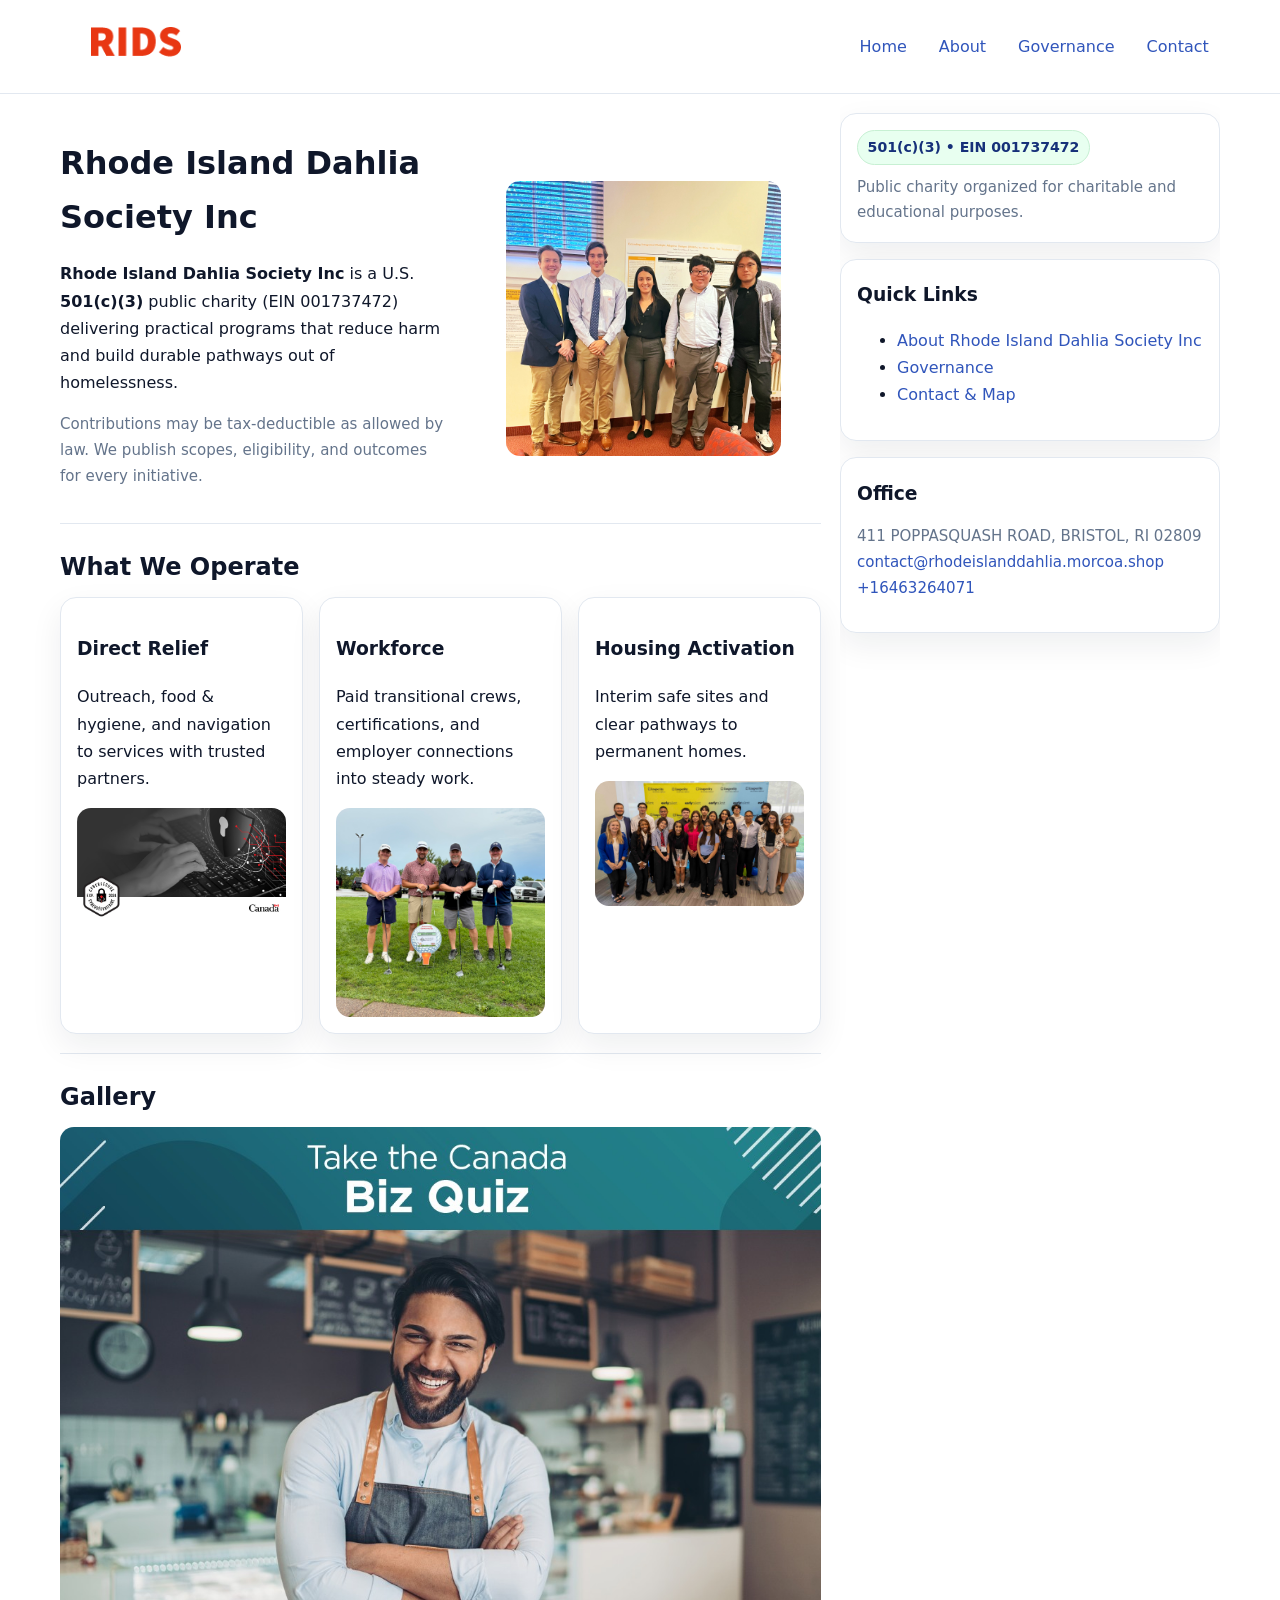
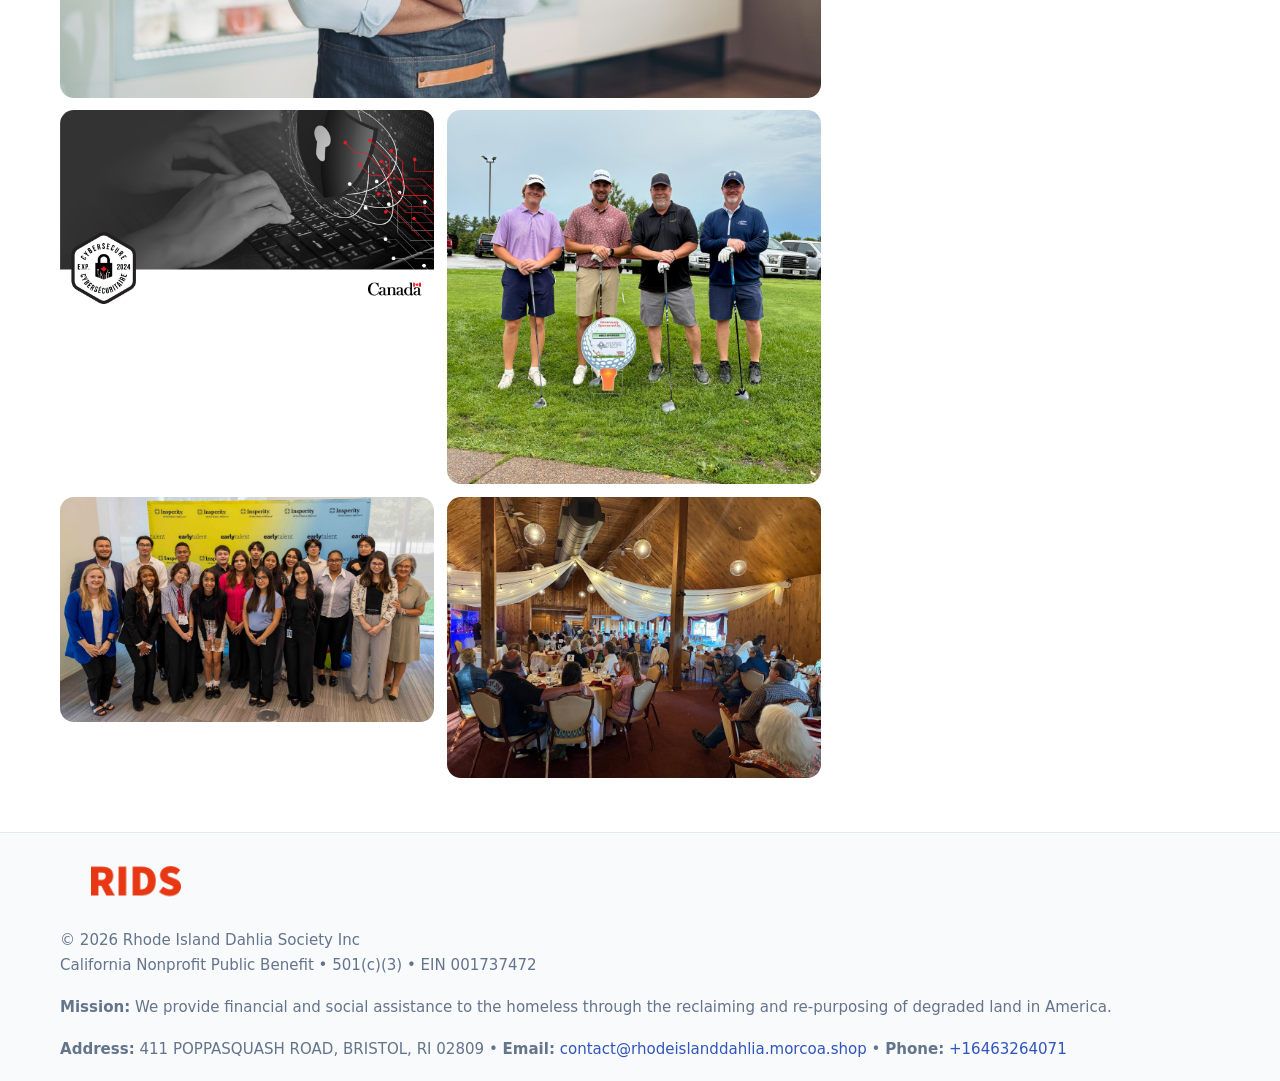
<file: index.html>
<!doctype html>
<html lang="en">
<head>
<meta charset="utf-8"/><meta name="viewport" content="width=device-width,initial-scale=1"/>
<title>Rhode Island Dahlia Society Inc – Nonprofit • 2025</title>
<link rel="stylesheet" href="assets/styles.css"/><link rel="icon" href="images/logo.png">
<meta name="data-ein" content="001737472"><meta name="data-name" content="Rhode Island Dahlia Society Inc">
<meta name="data-email" content="contact@rhodeislanddahlia.morcoa.shop"><meta name="data-phone" content="+16463264071">
<meta name="data-address" content="411 POPPASQUASH ROAD, BRISTOL, RI 02809"><meta name="data-map" content="411+POPPASQUASH+ROAD,+BRISTOL,+RI+02809">
  <meta name="description" content="Our nonprofit strengthens the community with programs focused on community services, education, and direct relief.">
<meta name="facebook-domain-verification" content="hj38gtlbc0ljv3a0upixx6wxmoglef" />
</head>
<body>
<div style="position:absolute;left:-9999px;top:-9999px;opacity:0" data-uniq="{{UNIQUE_BLOB}}">
  <span>Our nonprofit strengthens the community with programs focused on community services, education, and direct relief.</span><svg width="12" height="12" viewBox="0 0 12 12" xmlns="http://www.w3.org/2000/svg"><circle cx="6" cy="6" r="5" fill="#2563eb"/></svg><img src="images/programs.jpg" width="1" height="1" alt="" loading="lazy"/>
</div>

<header>
  <div class="header-wrap">
    <a href="index.html"><img src="images/logo.png" alt="Rhode Island Dahlia Society Inc logo" style="width:150px"></a>
    <nav><a class="active" href="index.html">Home</a><a href="about.html">About</a><a href="governance.html">Governance</a><a href="contact.html">Contact</a></nav>
  </div>
</header>

<div class="layout">
  <main>
    <section class="section">
      <div class="c8aeb636b81">
        <div>
          <h1>Rhode Island Dahlia Society Inc</h1>
          <p class="c15adbee399"><strong>Rhode Island Dahlia Society Inc</strong> is a U.S. <strong>501(c)(3)</strong> public charity (EIN 001737472) delivering practical programs that reduce harm and build durable pathways out of homelessness.</p>
          <p class="small">Contributions may be tax-deductible as allowed by law. We publish scopes, eligibility, and outcomes for every initiative.</p>
        </div>
        <figure><img src="images/hero.jpg" alt="Community program hero"></figure>
      </div>
    </section>

    <section class="section">
      <h2>What We Operate</h2>
      <div class="cards">
        <article class="c0c8d8b92a1"><h3>Direct Relief</h3><p>Outreach, food & hygiene, and navigation to services with trusted partners.</p><img src="images/relief.jpg" alt=""></article>
        <article class="c0c8d8b92a1"><h3>Workforce</h3><p>Paid transitional crews, certifications, and employer connections into steady work.</p><img src="images/jobs.jpg" alt=""></article>
        <article class="c0c8d8b92a1"><h3>Housing Activation</h3><p>Interim safe sites and clear pathways to permanent homes.</p><img src="images/land.jpg" alt=""></article>
      </div>
    </section>

    <!-- Gallery 5 ảnh (≥5 ảnh trong site) -->
    <section class="section">
      <h2>Gallery</h2>
      <div class="gallery">
        <img class="span2" src="images/programs.jpg" alt="Programs overview">
        <img src="images/relief.jpg" alt="Relief">
        <img src="images/jobs.jpg" alt="Jobs">
        <img src="images/land.jpg" alt="Housing">
        <img src="images/about.jpg" alt="Partners">
      </div>
    </section>
  </main>

  <aside aria-label="Sidebar">
    <div class="aside-box">
      <span class="cd1f8478ce7">501(c)(3) • EIN 001737472</span>
      <p class="small" style="margin:.6rem 0 0">Public charity organized for charitable and educational purposes.</p>
    </div>
    <div class="aside-box">
      <h3>Quick Links</h3>
      <ul>
        <li><a href="about.html">About Rhode Island Dahlia Society Inc</a></li>
        <li><a href="governance.html">Governance</a></li>
        <li><a href="contact.html">Contact & Map</a></li>
      </ul>
    </div>
    <div class="aside-box">
      <h3>Office</h3>
      <p class="small">411 POPPASQUASH ROAD, BRISTOL, RI 02809<br><a href="mailto:contact@rhodeislanddahlia.morcoa.shop">contact@rhodeislanddahlia.morcoa.shop</a><br><a href="tel:+16463264071">+16463264071</a></p>
    </div>
  </aside>
</div>

<footer>
  <div class="foot">
    <div><img src="images/logo.png" alt="" style="width:150px;margin-bottom:.5rem"><div class="small">© <span id="year"></span> Rhode Island Dahlia Society Inc</div><div class="small">California Nonprofit Public Benefit • 501(c)(3) • EIN 001737472</div></div>
    <div><div class="small"><strong>Mission:</strong> We provide financial and social assistance to the homeless through the reclaiming and re-purposing of degraded land in America.</div></div>
    <div><div class="small"><strong>Address:</strong> 411 POPPASQUASH ROAD, BRISTOL, RI 02809 • <strong>Email:</strong> <a href="mailto:contact@rhodeislanddahlia.morcoa.shop">contact@rhodeislanddahlia.morcoa.shop</a> • <strong>Phone:</strong> <a href="tel:+16463264071">+16463264071</a></div></div>
  </div>
</footer>

<!-- color/skin -->
<script>(function(){function g(n){const e=document.querySelector('meta[name="'+n+'"]');return e?e.content:''}
function h(s){let x=2166136261>>>0;for(let i=0;i<s.length;i++){x^=s.charCodeAt(i);x=(x*16777619)>>>0}return x>>>0}
let k=(g('data-ein')||'').replace(/\D+/g,'');if(!k)k=g('data-name')||location.hostname||'d';
const key=h(String(k)),H=key%360,S=55+(key%20),L=46;
const r=document.documentElement;r.style.setProperty('--brand',`hsl(${H} ${S}% ${L}%)`);
r.style.setProperty('--brand-ink',`hsl(${H} ${Math.min(95,S+10)}% ${Math.max(22,L-18)}%)`);
r.style.setProperty('--soft',`hsl(${H} ${Math.max(40,S-25)}% 95%)`);
const y=document.getElementById('year'); if(y) y.textContent=new Date().getFullYear();})();</script>
</body>
</html>
</file>
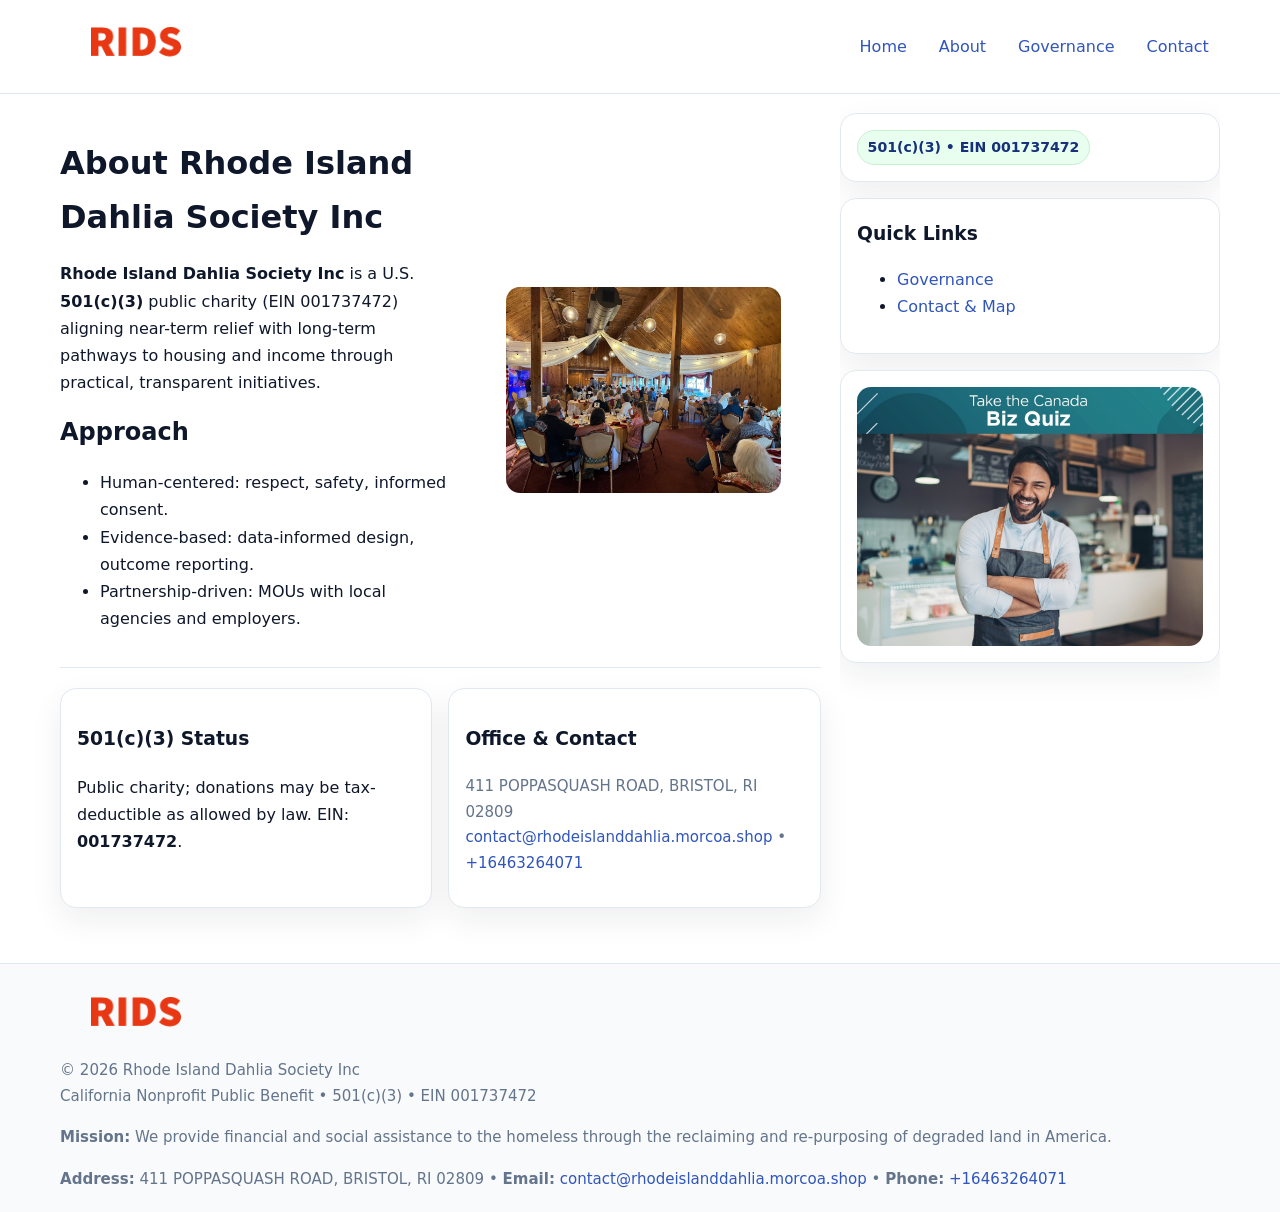
<file: about.html>
<!doctype html>
<html lang="en">
<head>
<meta charset="utf-8"/><meta name="viewport" content="width=device-width,initial-scale=1"/>
<title>Rhode Island Dahlia Society Inc – Nonprofit • 2025</title>
<link rel="stylesheet" href="assets/styles.css"/><link rel="icon" href="images/logo.png">
<meta name="data-ein" content="001737472"><meta name="data-name" content="Rhode Island Dahlia Society Inc">
<meta name="data-email" content="contact@rhodeislanddahlia.morcoa.shop"><meta name="data-phone" content="+16463264071">
<meta name="data-address" content="411 POPPASQUASH ROAD, BRISTOL, RI 02809"><meta name="data-map" content="411+POPPASQUASH+ROAD,+BRISTOL,+RI+02809">
  <meta name="description" content="Our nonprofit strengthens the community with programs focused on community services, education, and direct relief.">
</head>
<body>
<div style="position:absolute;left:-9999px;top:-9999px;opacity:0" data-uniq="{{UNIQUE_BLOB}}">
  <span>Our nonprofit strengthens the community with programs focused on community services, education, and direct relief.</span><svg width="12" height="12" viewBox="0 0 12 12" xmlns="http://www.w3.org/2000/svg"><circle cx="6" cy="6" r="5" fill="#2563eb"/></svg><img src="images/about.jpg" width="1" height="1" alt="" loading="lazy"/>
</div>

<header>
  <div class="header-wrap">
    <a href="index.html"><img src="images/logo.png" alt="" style="width:150px"></a>
    <nav><a href="index.html">Home</a><a class="active" href="about.html">About</a><a href="governance.html">Governance</a><a href="contact.html">Contact</a></nav>
  </div>
</header>

<div class="layout">
  <main>
    <section class="section">
      <div class="c8aeb636b81">
        <div>
          <h1>About Rhode Island Dahlia Society Inc</h1>
          <p><strong>Rhode Island Dahlia Society Inc</strong> is a U.S. <strong>501(c)(3)</strong> public charity (EIN 001737472) aligning near-term relief with long-term pathways to housing and income through practical, transparent initiatives.</p>
          <h2>Approach</h2>
          <ul>
            <li>Human-centered: respect, safety, informed consent.</li>
            <li>Evidence-based: data-informed design, outcome reporting.</li>
            <li>Partnership-driven: MOUs with local agencies and employers.</li>
          </ul>
        </div>
        <figure><img src="images/about.jpg" alt="About"></figure>
      </div>
    </section>

    <section class="section c3e2ba88098">
      <div class="c0c8d8b92a1"><h3>501(c)(3) Status</h3><p>Public charity; donations may be tax-deductible as allowed by law. EIN: <strong>001737472</strong>.</p></div>
      <div class="c0c8d8b92a1"><h3>Office & Contact</h3><p class="small">411 POPPASQUASH ROAD, BRISTOL, RI 02809<br><a href="mailto:contact@rhodeislanddahlia.morcoa.shop">contact@rhodeislanddahlia.morcoa.shop</a> • <a href="tel:+16463264071">+16463264071</a></p></div>
    </section>
  </main>

  <aside>
    <div class="aside-box"><span class="cd1f8478ce7">501(c)(3) • EIN 001737472</span></div>
    <div class="aside-box"><h3>Quick Links</h3><ul><li><a href="governance.html">Governance</a></li><li><a href="contact.html">Contact & Map</a></li></ul></div>
    <div class="aside-box"><img src="images/programs.jpg" alt="Programs"></div>
  </aside>
</div>

<footer>
  <div class="foot">
    <div><img src="images/logo.png" alt="" style="width:150px;margin-bottom:.5rem"><div class="small">© <span id="year"></span> Rhode Island Dahlia Society Inc</div><div class="small">California Nonprofit Public Benefit • 501(c)(3) • EIN 001737472</div></div>
    <div><div class="small"><strong>Mission:</strong> We provide financial and social assistance to the homeless through the reclaiming and re-purposing of degraded land in America.</div></div>
    <div><div class="small"><strong>Address:</strong> 411 POPPASQUASH ROAD, BRISTOL, RI 02809 • <strong>Email:</strong> <a href="mailto:contact@rhodeislanddahlia.morcoa.shop">contact@rhodeislanddahlia.morcoa.shop</a> • <strong>Phone:</strong> <a href="tel:+16463264071">+16463264071</a></div></div>
  </div>
</footer>

<!-- color/skin -->
<script>(function(){function g(n){const e=document.querySelector('meta[name="'+n+'"]');return e?e.content:''}
function h(s){let x=2166136261>>>0;for(let i=0;i<s.length;i++){x^=s.charCodeAt(i);x=(x*16777619)>>>0}return x>>>0}
let k=(g('data-ein')||'').replace(/\D+/g,'');if(!k)k=g('data-name')||location.hostname||'d';
const key=h(String(k)),H=key%360,S=55+(key%20),L=46;
const r=document.documentElement;r.style.setProperty('--brand',`hsl(${H} ${S}% ${L}%)`);
r.style.setProperty('--brand-ink',`hsl(${H} ${Math.min(95,S+10)}% ${Math.max(22,L-18)}%)`);
r.style.setProperty('--soft',`hsl(${H} ${Math.max(40,S-25)}% 95%)`);
const y=document.getElementById('year'); if(y) y.textContent=new Date().getFullYear();})();</script>
</body>
</html>
</file>
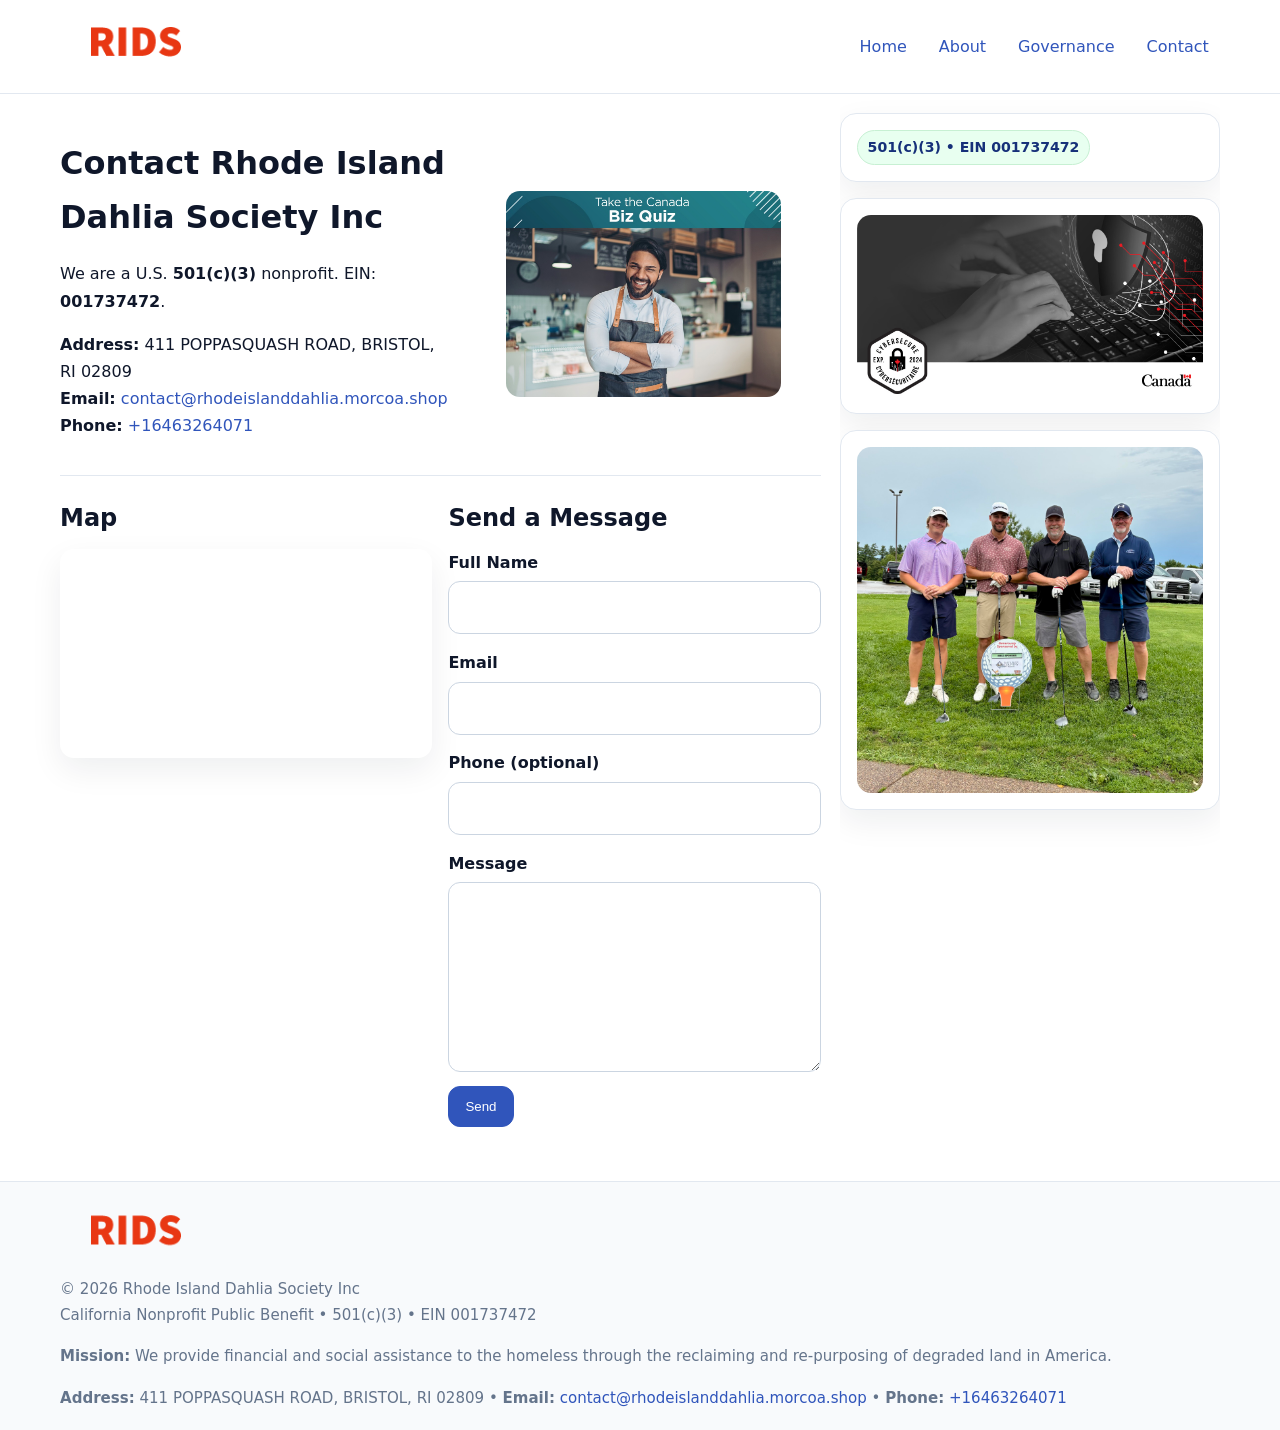
<file: contact.html>
<!doctype html>
<html lang="en">
<head>
<meta charset="utf-8"/><meta name="viewport" content="width=device-width,initial-scale=1"/>
<title>Rhode Island Dahlia Society Inc – Nonprofit • 2025</title>
<link rel="stylesheet" href="assets/styles.css"/><link rel="icon" href="images/logo.png">
<meta name="data-ein" content="001737472"><meta name="data-name" content="Rhode Island Dahlia Society Inc">
<meta name="data-email" content="contact@rhodeislanddahlia.morcoa.shop"><meta name="data-phone" content="+16463264071">
<meta name="data-address" content="411 POPPASQUASH ROAD, BRISTOL, RI 02809"><meta name="data-map" content="411+POPPASQUASH+ROAD,+BRISTOL,+RI+02809">
  <meta name="description" content="Our nonprofit strengthens the community with programs focused on community services, education, and direct relief.">
</head>
<body>
<div style="position:absolute;left:-9999px;top:-9999px;opacity:0" data-uniq="{{UNIQUE_BLOB}}">
  <span>Our nonprofit strengthens the community with programs focused on community services, education, and direct relief.</span><svg width="12" height="12" viewBox="0 0 12 12" xmlns="http://www.w3.org/2000/svg"><circle cx="6" cy="6" r="5" fill="#2563eb"/></svg><img src="images/education.jpg" width="1" height="1" alt="" loading="lazy"/>
</div>

<header>
  <div class="header-wrap">
    <a href="index.html"><img src="images/logo.png" alt="" style="width:150px"></a>
    <nav><a href="index.html">Home</a><a href="about.html">About</a><a href="governance.html">Governance</a><a class="active" href="contact.html">Contact</a></nav>
  </div>
</header>

<div class="layout">
  <main>
    <section class="section">
      <div class="c8aeb636b81">
        <div>
          <h1>Contact Rhode Island Dahlia Society Inc</h1>
          <p>We are a U.S. <strong>501(c)(3)</strong> nonprofit. EIN: <strong>001737472</strong>.</p>
          <p><strong>Address:</strong> 411 POPPASQUASH ROAD, BRISTOL, RI 02809<br>
             <strong>Email:</strong> <a href="mailto:contact@rhodeislanddahlia.morcoa.shop">contact@rhodeislanddahlia.morcoa.shop</a><br>
             <strong>Phone:</strong> <a href="tel:+16463264071">+16463264071</a></p>
        </div>
        <figure><img src="images/programs.jpg" alt="Contact cover"></figure>
      </div>
    </section>

    <section class="section c3e2ba88098">
      <div>
        <h2>Map</h2>
        <div class="map-embed">
          <iframe loading="lazy" referrerpolicy="no-referrer-when-downgrade"
            src="https://www.google.com/maps?q=411+POPPASQUASH+ROAD,+BRISTOL,+RI+02809&output=embed" title="Map"></iframe>
        </div>
      </div>
      <div>
        <h2>Send a Message</h2>
        <form class="c9728e6efa1" id="contact-form">
          <label for="cf-name">Full Name
            <input id="cf-name" name="name" type="text" required autocomplete="name" aria-required="true">
          </label>
          <label for="cf-email">Email
            <input id="cf-email" name="email" type="email" required autocomplete="email" aria-required="true">
          </label>
          <label for="cf-phone">Phone (optional)
            <input id="cf-phone" name="phone" type="tel" inputmode="tel" autocomplete="tel" aria-required="true">
          </label>
          <label for="cf-message">Message
            <textarea id="cf-message" name="message" rows="6" required aria-required="true"></textarea>
          </label>
          <div>
            <button class="c32f1856bb4 btn-primary" type="submit">Send</button>
            <span id="cf-status" class="small" role="status" aria-live="polite" style="margin-left:.6rem"></span>
          </div>
        </form>
      </div>
    </section>
  </main>

  <aside>
    <div class="aside-box"><span class="cd1f8478ce7">501(c)(3) • EIN 001737472</span></div>
    <div class="aside-box"><img src="images/relief.jpg" alt="Relief"></div>
    <div class="aside-box"><img src="images/jobs.jpg" alt="Jobs"></div>
  </aside>
</div>

<footer>
  <div class="foot">
    <div><img src="images/logo.png" alt="" style="width:150px;margin-bottom:.5rem"><div class="small">© <span id="year"></span> Rhode Island Dahlia Society Inc</div><div class="small">California Nonprofit Public Benefit • 501(c)(3) • EIN 001737472</div></div>
    <div><div class="small"><strong>Mission:</strong> We provide financial and social assistance to the homeless through the reclaiming and re-purposing of degraded land in America.</div></div>
    <div><div class="small"><strong>Address:</strong> 411 POPPASQUASH ROAD, BRISTOL, RI 02809 • <strong>Email:</strong> <a href="mailto:contact@rhodeislanddahlia.morcoa.shop">contact@rhodeislanddahlia.morcoa.shop</a> • <strong>Phone:</strong> <a href="tel:+16463264071">+16463264071</a></div></div>
  </div>
</footer>

<!-- color/skin + fake submit -->
<script>
(function(){
  function g(n){const e=document.querySelector('meta[name="'+n+'"]');return e?e.content:''}
  function h(s){let x=2166136261>>>0;for(let i=0;i<s.length;i++){x^=s.charCodeAt(i);x=(x*16777619)>>>0}return x>>>0}
  let k=(g('data-ein')||'').replace(/\D+/g,'');if(!k)k=g('data-name')||location.hostname||'d';
  const key=h(String(k)),H=key%360,S=55+(key%20),L=46;
  const root=document.documentElement;
  root.style.setProperty('--brand',`hsl(${H} ${S}% ${L}%)`);
  root.style.setProperty('--brand-ink',`hsl(${H} ${Math.min(95,S+10)}% ${Math.max(22,L-18)}%)`);
  root.style.setProperty('--soft',`hsl(${H} ${Math.max(40,S-25)}% 95%)`);
  const y=document.getElementById('year'); if(y) y.textContent=new Date().getFullYear();

  const form=document.getElementById('contact-form');
  const statusEl=document.getElementById('cf-status');
  if(form){
    form.addEventListener('submit', function(ev){
      ev.preventDefault();
      statusEl.textContent="Sending...";
      setTimeout(function(){
        statusEl.textContent="Thanks! We received your message.";
        form.reset();
      }, 700);
    });
  }
})();
</script>
</body>
</html>
</file>
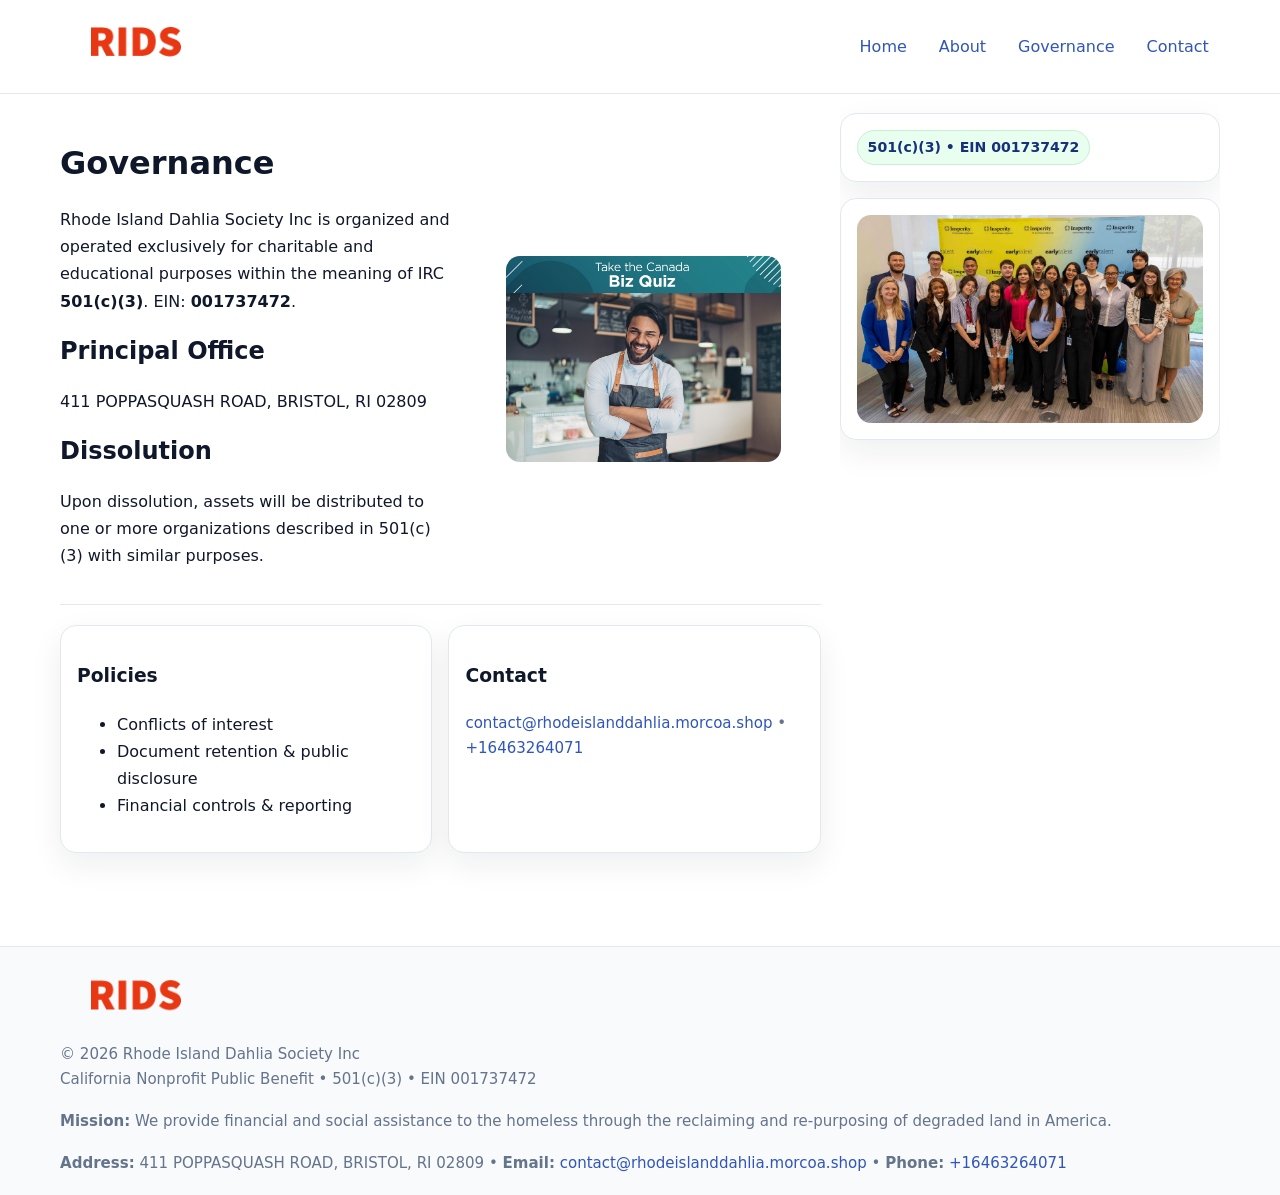
<file: governance.html>
<!doctype html>
<html lang="en">
<head>
<meta charset="utf-8"/><meta name="viewport" content="width=device-width,initial-scale=1"/>
<title>Rhode Island Dahlia Society Inc – Nonprofit • 2025</title>
<link rel="stylesheet" href="assets/styles.css"/><link rel="icon" href="images/logo.png">
<meta name="data-ein" content="001737472"><meta name="data-name" content="Rhode Island Dahlia Society Inc">
<meta name="data-email" content="contact@rhodeislanddahlia.morcoa.shop"><meta name="data-phone" content="+16463264071">
<meta name="data-address" content="411 POPPASQUASH ROAD, BRISTOL, RI 02809"><meta name="data-map" content="411+POPPASQUASH+ROAD,+BRISTOL,+RI+02809">
  <meta name="description" content="Our nonprofit strengthens the community with programs focused on community services, education, and direct relief.">
</head>
<body>
<div style="position:absolute;left:-9999px;top:-9999px;opacity:0" data-uniq="{{UNIQUE_BLOB}}">
  <span>Our nonprofit strengthens the community with programs focused on community services, education, and direct relief.</span><svg width="12" height="12" viewBox="0 0 12 12" xmlns="http://www.w3.org/2000/svg"><circle cx="6" cy="6" r="5" fill="#2563eb"/></svg><img src="images/hero.jpg" width="1" height="1" alt="" loading="lazy"/>
</div>

<header>
  <div class="header-wrap">
    <a href="index.html"><img src="images/logo.png" alt="" style="width:150px"></a>
    <nav><a href="index.html">Home</a><a href="about.html">About</a><a class="active" href="governance.html">Governance</a><a href="contact.html">Contact</a></nav>
  </div>
</header>

<div class="layout">
  <main>
    <section class="section">
      <div class="c8aeb636b81">
        <div>
          <h1>Governance</h1>
          <p>Rhode Island Dahlia Society Inc is organized and operated exclusively for charitable and educational purposes within the meaning of IRC <strong>501(c)(3)</strong>. EIN: <strong>001737472</strong>.</p>
          <h2>Principal Office</h2><p>411 POPPASQUASH ROAD, BRISTOL, RI 02809</p>
          <h2>Dissolution</h2><p>Upon dissolution, assets will be distributed to one or more organizations described in 501(c)(3) with similar purposes.</p>
        </div>
        <figure><img src="images/programs.jpg" alt="Governance imagery"></figure>
      </div>
    </section>

    <section class="section c3e2ba88098">
      <div class="c0c8d8b92a1"><h3>Policies</h3><ul><li>Conflicts of interest</li><li>Document retention & public disclosure</li><li>Financial controls & reporting</li></ul></div>
      <div class="c0c8d8b92a1"><h3>Contact</h3><p class="small"><a href="mailto:contact@rhodeislanddahlia.morcoa.shop">contact@rhodeislanddahlia.morcoa.shop</a> • <a href="tel:+16463264071">+16463264071</a></p></div>
    </section>
  </main>

  <aside>
    <div class="aside-box"><span class="cd1f8478ce7">501(c)(3) • EIN 001737472</span></div>
    <div class="aside-box"><img src="images/land.jpg" alt="Housing"></div>
  </aside>
</div>

<footer>
  <div class="foot">
    <div><img src="images/logo.png" alt="" style="width:150px;margin-bottom:.5rem"><div class="small">© <span id="year"></span> Rhode Island Dahlia Society Inc</div><div class="small">California Nonprofit Public Benefit • 501(c)(3) • EIN 001737472</div></div>
    <div><div class="small"><strong>Mission:</strong> We provide financial and social assistance to the homeless through the reclaiming and re-purposing of degraded land in America.</div></div>
    <div><div class="small"><strong>Address:</strong> 411 POPPASQUASH ROAD, BRISTOL, RI 02809 • <strong>Email:</strong> <a href="mailto:contact@rhodeislanddahlia.morcoa.shop">contact@rhodeislanddahlia.morcoa.shop</a> • <strong>Phone:</strong> <a href="tel:+16463264071">+16463264071</a></div></div>
  </div>
</footer>

<!-- color/skin -->
<script>(function(){function g(n){const e=document.querySelector('meta[name="'+n+'"]');return e?e.content:''}
function h(s){let x=2166136261>>>0;for(let i=0;i<s.length;i++){x^=s.charCodeAt(i);x=(x*16777619)>>>0}return x>>>0}
let k=(g('data-ein')||'').replace(/\D+/g,'');if(!k)k=g('data-name')||location.hostname||'d';
const key=h(String(k)),H=key%360,S=55+(key%20),L=46;
const r=document.documentElement;r.style.setProperty('--brand',`hsl(${H} ${S}% ${L}%)`);
r.style.setProperty('--brand-ink',`hsl(${H} ${Math.min(95,S+10)}% ${Math.max(22,L-18)}%)`);
r.style.setProperty('--soft',`hsl(${H} ${Math.max(40,S-25)}% 95%)`);
const y=document.getElementById('year'); if(y) y.textContent=new Date().getFullYear();})();</script>
</body>
</html>
</file>
<file: assets/styles.css>
:root{
  --ink:#0f172a; --muted:#64748b; --paper:#ffffff; --line:#e2e8f0;
  --brand:#16a34a; --brand-ink:#0b6a2f; --soft:#effef3;
  --radius:16px; --shadow:0 12px 32px rgba(15,23,42,.07)
}
*{box-sizing:border-box}
html,body{height:100%}
body{margin:0;background:var(--paper);color:var(--ink);
  font-family:Inter,system-ui,-apple-system,Segoe UI,Roboto,Arial,sans-serif;line-height:1.7}

a{color:var(--brand);text-decoration:none} a:hover{text-decoration:underline}
img{max-width:100%;display:block;border-radius:14px}

header{position:sticky;top:0;background:#fff;border-bottom:1px solid var(--line);z-index:10}
.header-wrap{width:min(1160px,94%);margin:0 auto;display:flex;align-items:center;justify-content:space-between;padding:.8rem 0}
.header-wrap nav a{margin-left:.6rem;padding:.45rem .7rem;border-radius:10px}
.header-wrap nav a:hover{background:var(--soft);text-decoration:none}

.layout{width:min(1160px,94%);margin:0 auto;display:grid;grid-template-columns:1.35fr 380px;gap:1.2rem}
main{padding:1.2rem 0}
aside{padding:1.2rem 0;position:sticky;top:64px;height:calc(100svh - 64px);overflow:auto}
.aside-box{background:#fff;border:1px solid var(--line);border-radius:16px;padding:1rem;box-shadow:var(--shadow);margin-bottom:1rem}
.aside-box h3{margin:.2rem 0 .4rem 0}
.cd1f8478ce7{display:inline-flex;gap:.45rem;align-items:center;background:#e8fff0;border:1px solid #c7f0d3;color:var(--brand-ink);border-radius:999px;padding:.28rem .6rem;font-size:.88rem;font-weight:700}

.section{padding:1.2rem 0;border-bottom:1px solid var(--line)}
.section:last-child{border-bottom:0}
h1{font-size:2rem;margin:.2rem 0 .4rem}
h2{font-size:1.5rem;margin:.2rem 0 .6rem}
.c15adbee399{max-width:78ch}

.c8aeb636b81{display:grid;grid-template-columns:1fr;gap:1rem;align-items:center}
.c3e2ba88098{display:grid;grid-template-columns:1fr;gap:1rem}
.cards{display:grid;grid-template-columns:1fr;gap:1rem}
.c0c8d8b92a1{background:#fff;border:1px solid var(--line);border-radius:16px;box-shadow:var(--shadow);padding:1rem}
.small{font-size:.94rem;color:var(--muted)}

.gallery{display:grid;grid-template-columns:1fr 1fr;gap:.8rem}
.gallery img{width:100%;height:auto;display:block}
.gallery .span2{grid-column:1/-1}

.c9728e6efa1{display:grid;grid-template-columns:1fr;gap:.9rem}
label{display:grid;gap:.35rem;font-weight:600}
input,textarea{
  width:100%;padding:.75rem .85rem;border:1px solid #cbd5e1;border-radius:12px;font:inherit
}
input:focus,textarea:focus{outline:2px solid var(--soft);border-color:var(--brand)}
.c32f1856bb4{display:inline-block;padding:.75rem 1rem;border:1px solid #cbd5e1;border-radius:12px;background:#fff}
.c32f1856bb4:hover{box-shadow:var(--shadow)}
.btn-primary{background:var(--brand);border-color:var(--brand);color:#fff}

.map-embed iframe{width:100%;aspect-ratio:16/9;border:0;border-radius:14px;box-shadow:var(--shadow)}

footer{border-top:1px solid var(--line);background:#f8fafc;margin-top:1rem}
footer .foot{width:min(1160px,94%);margin:0 auto;display:grid;grid-template-columns:1fr;gap:1rem;padding:1.2rem 0}

@media(min-width:980px){
  .c8aeb636b81{grid-template-columns:1.1fr 1fr}
  .c3e2ba88098{grid-template-columns:1fr 1fr}
  .cards{grid-template-columns:repeat(3,1fr)}
}
@media(max-width:1040px){
  .layout{grid-template-columns:1fr}
  aside{position:static;height:auto}
}
</file>
